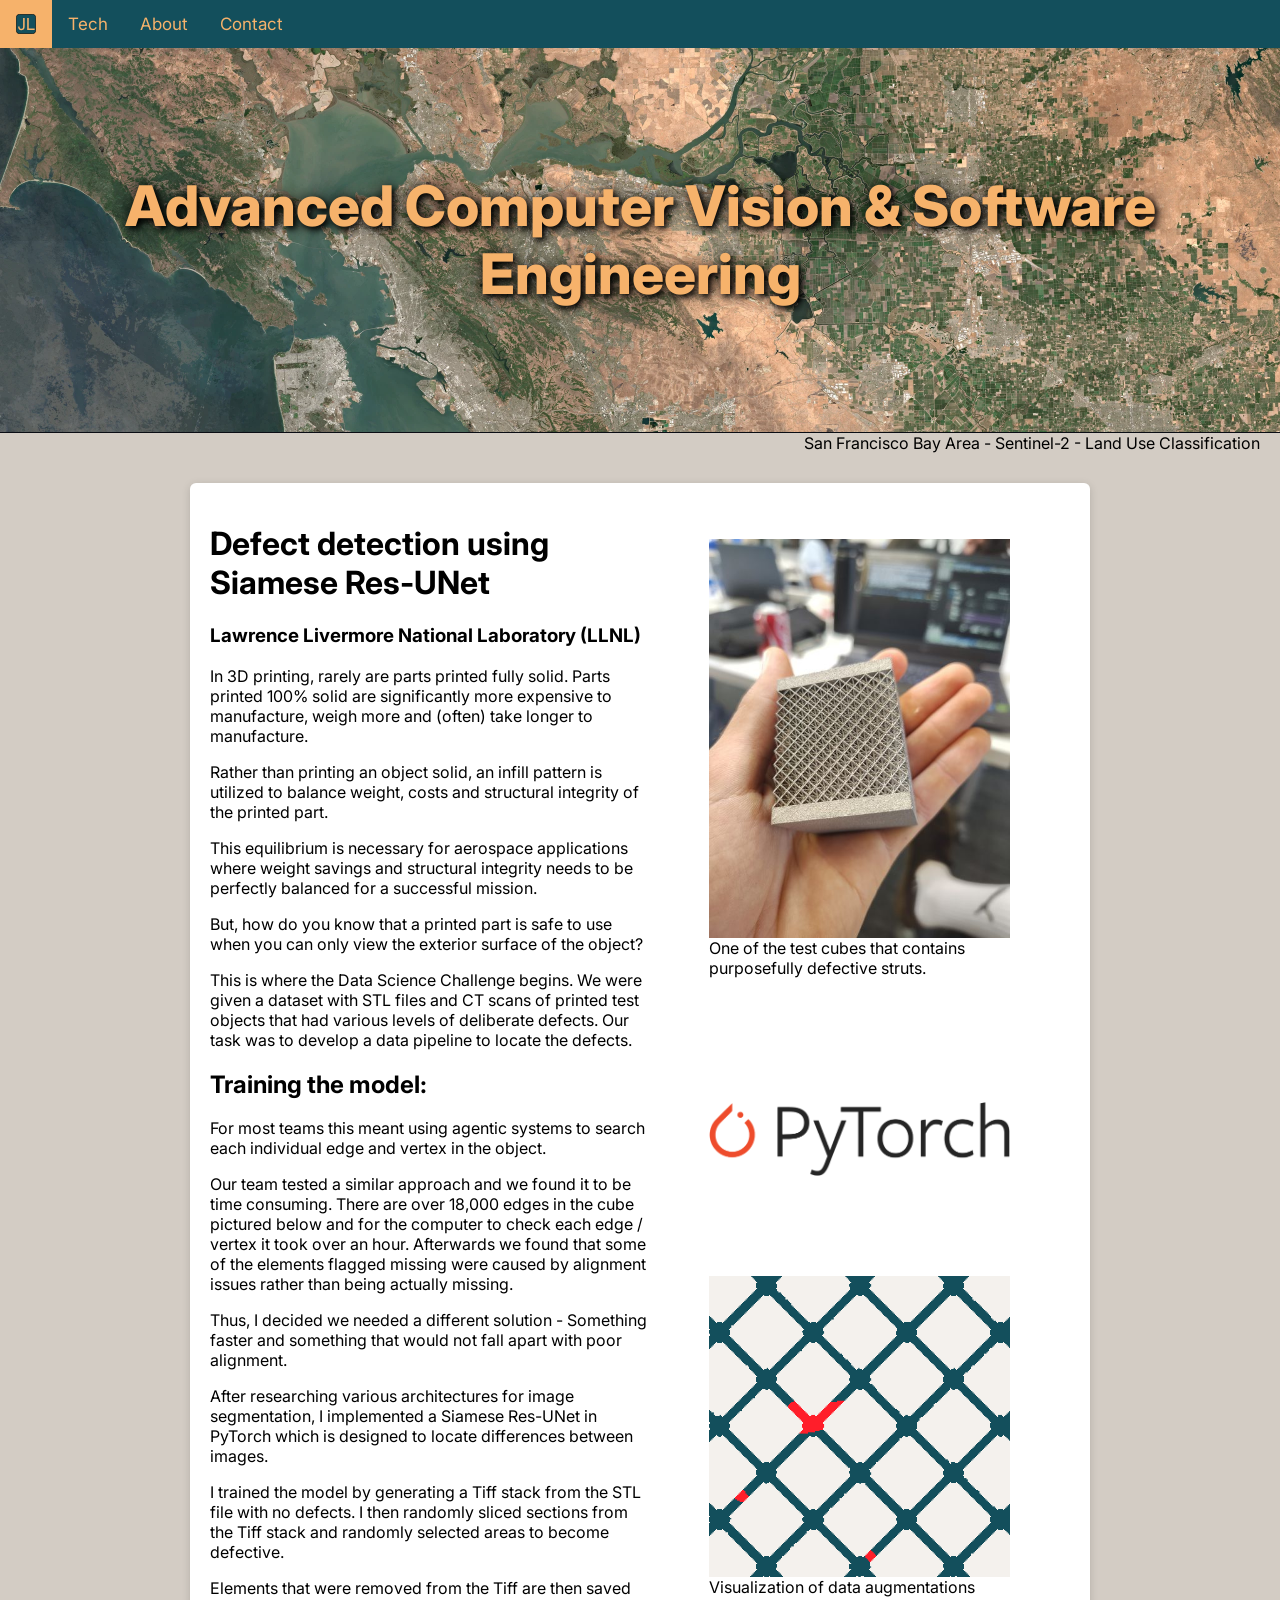
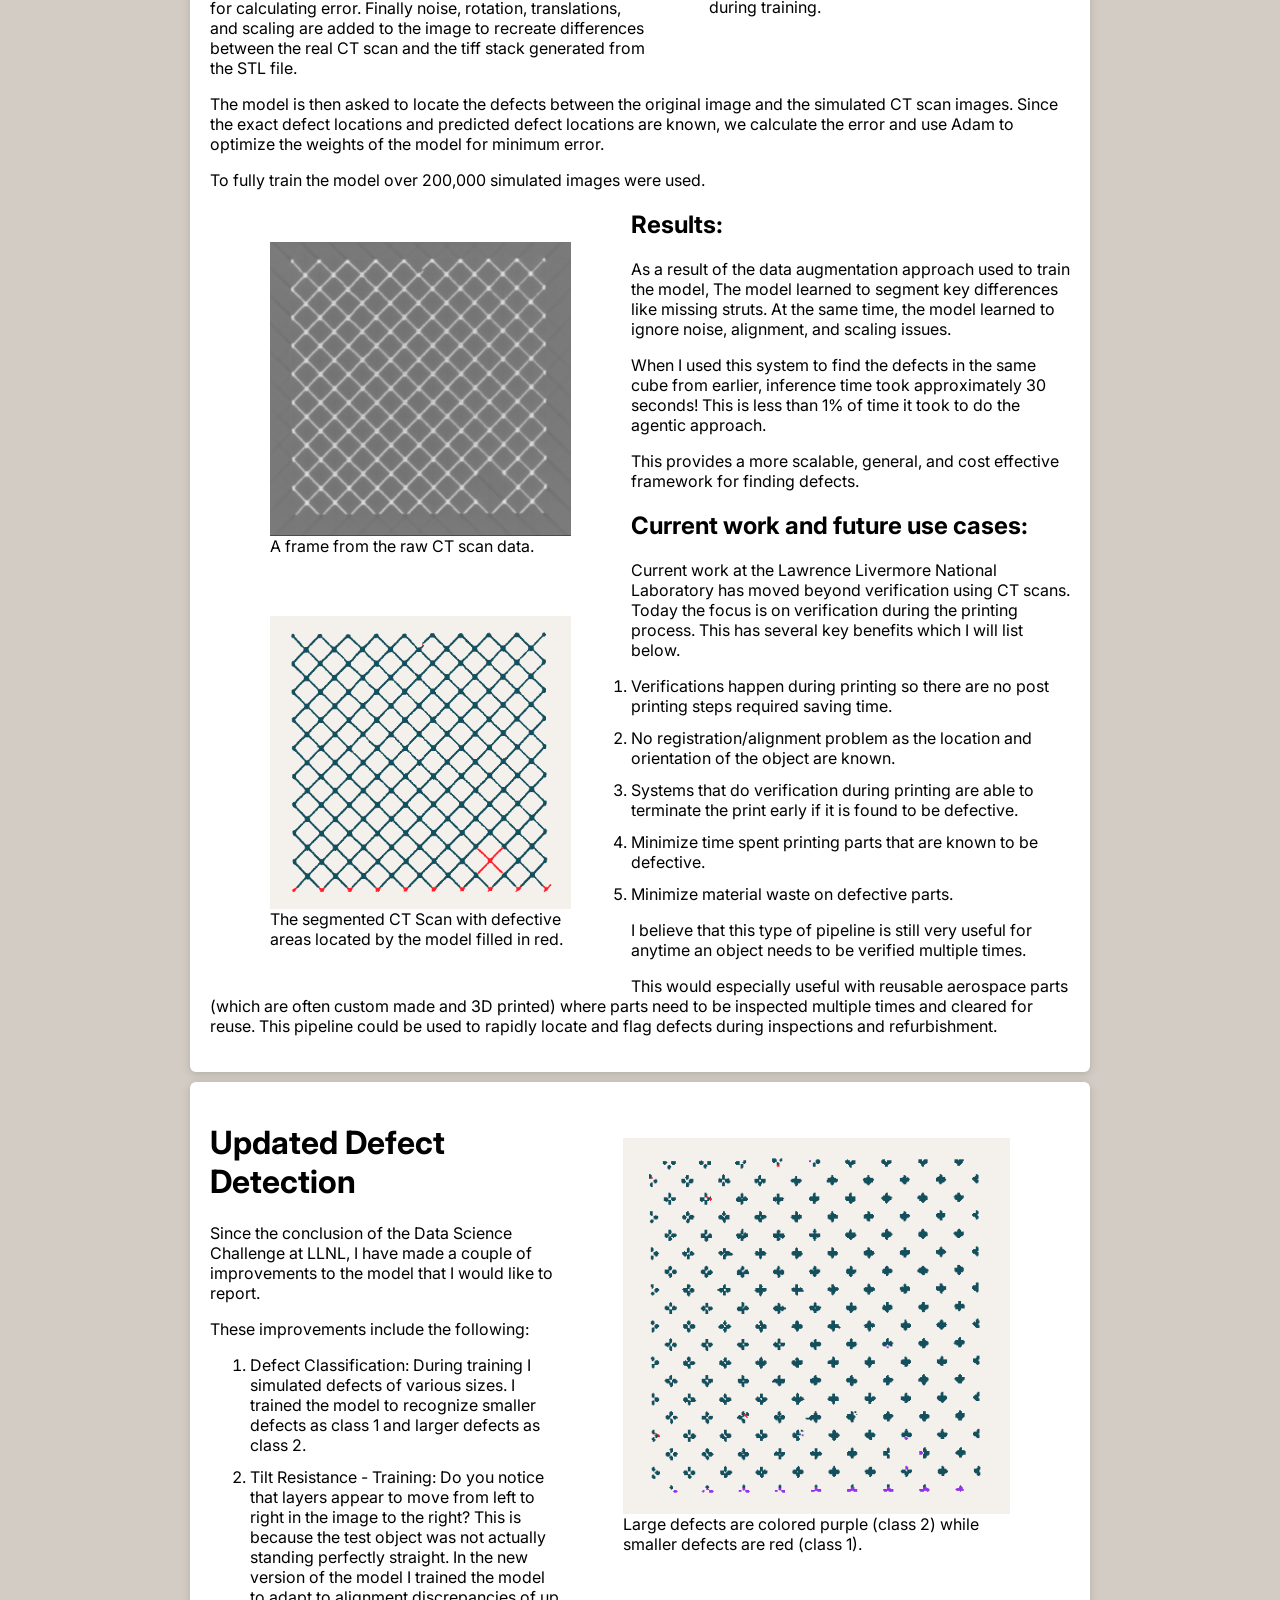
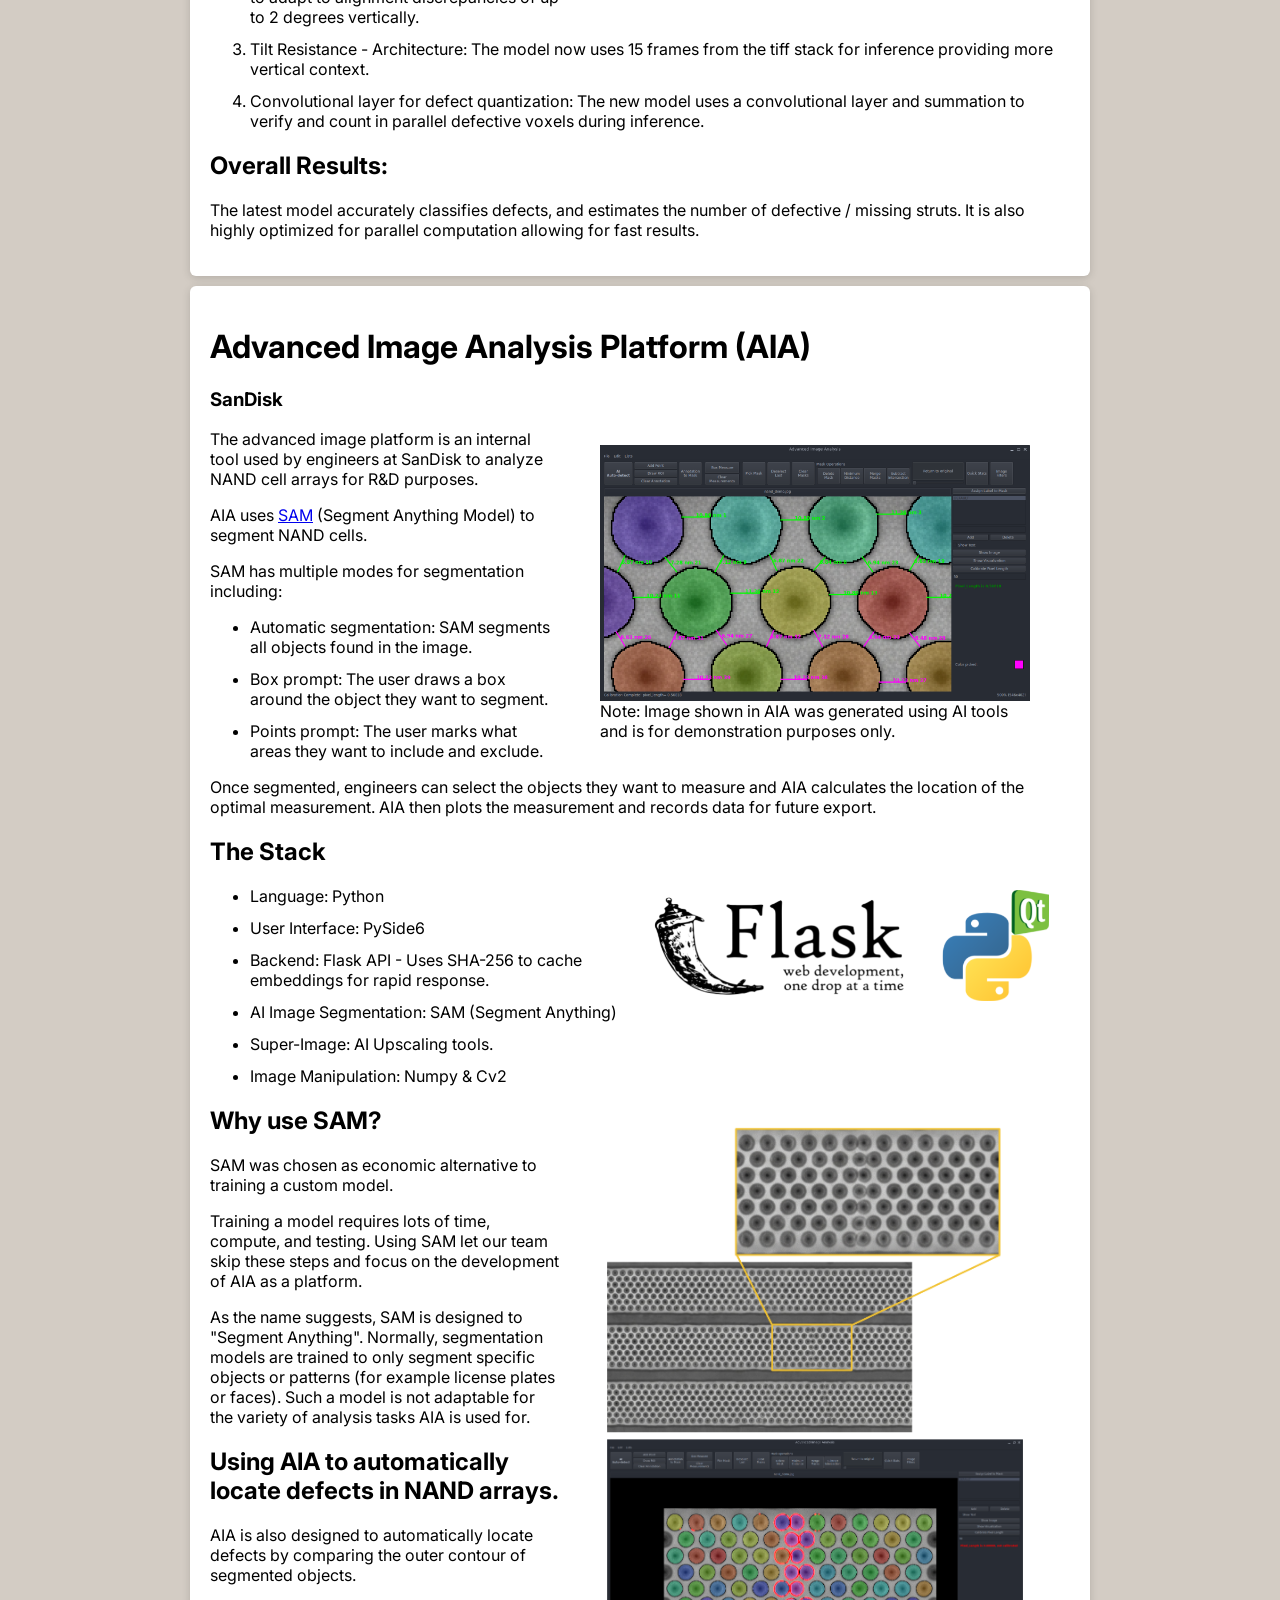
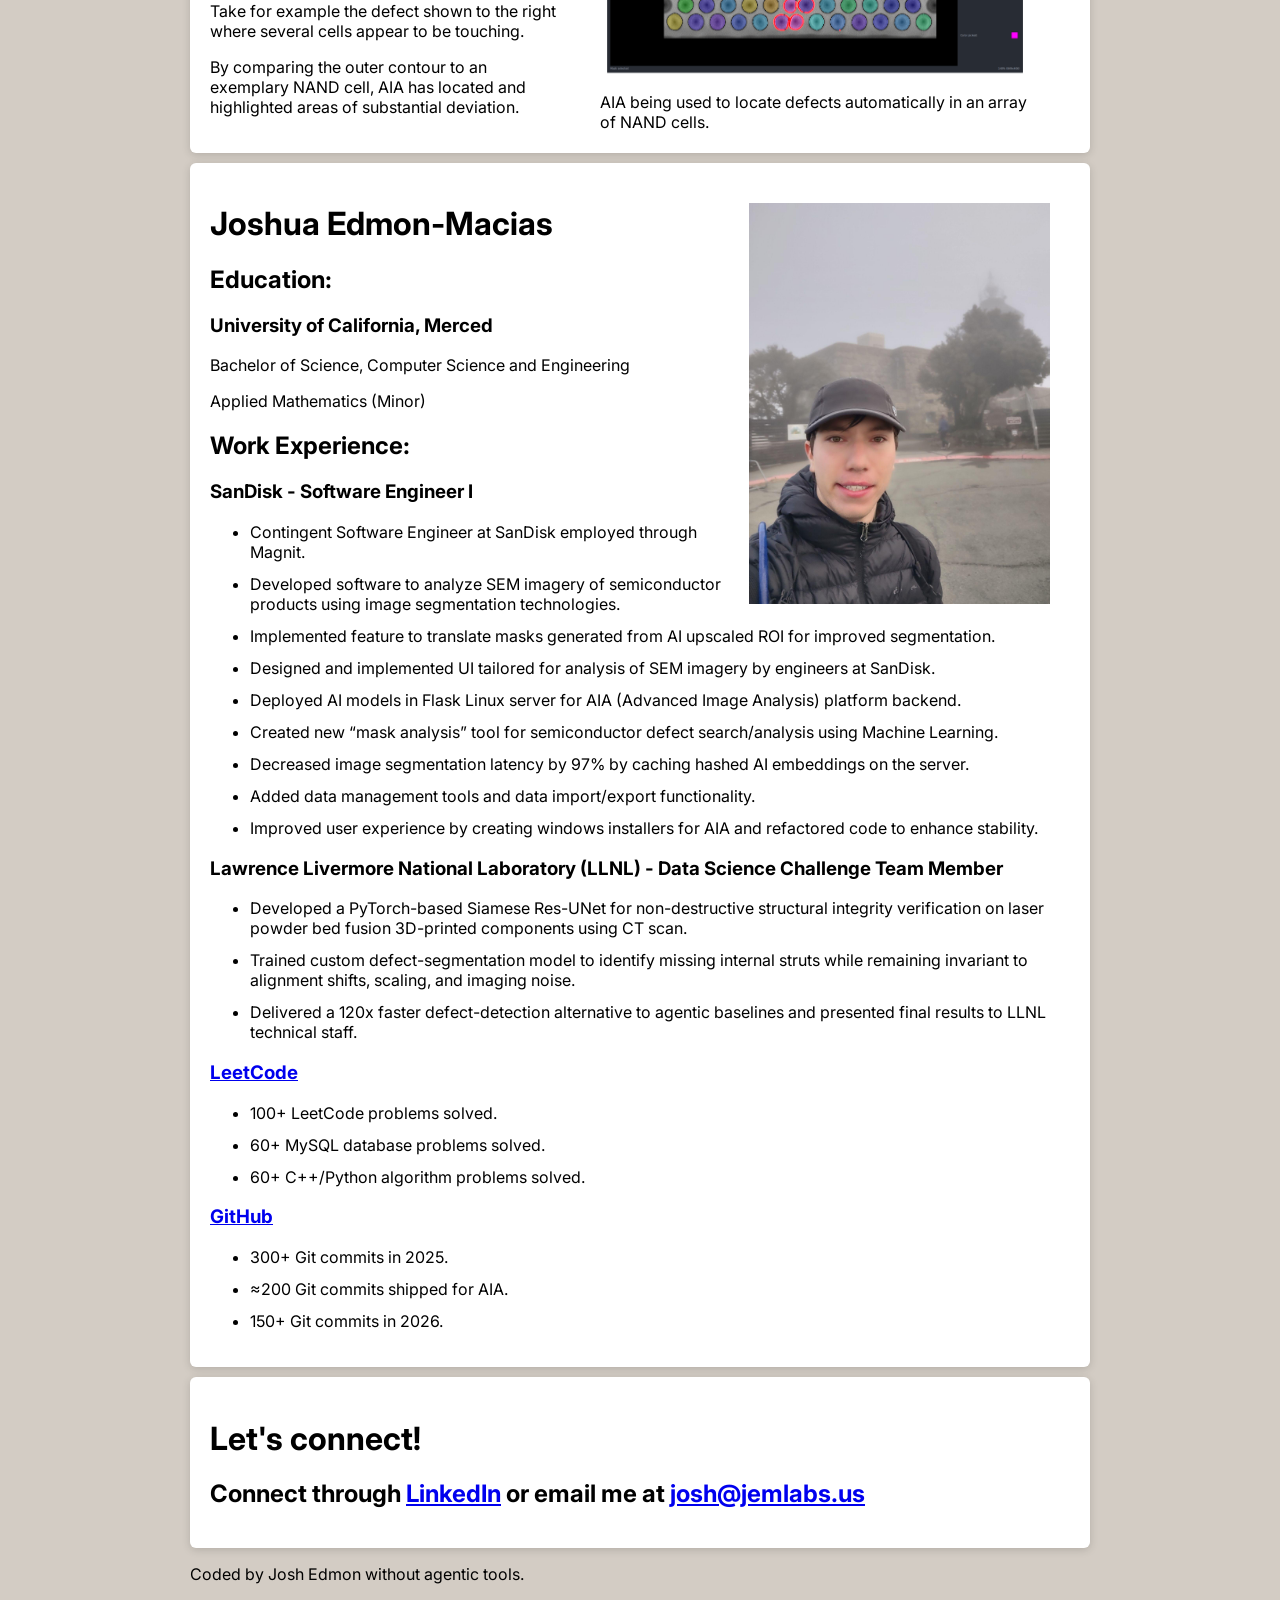
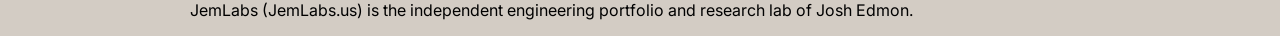
<file: index.html>
<!DOCTYPE html>
<html lang = "en">
<link rel="stylesheet" href="styles.css">
<head>
    <title>JemLabs</title>
    <meta name="description" content="Advanced data solutions created by Josh Edmon-Macias.">
    <link rel="icon" type="image/svg+xml" href="assets/logo.svg">
    <meta charset="UTF-8">
    <link rel="preconnect" href="https://fonts.googleapis.com">
    <link rel="preconnect" href="https://fonts.gstatic.com" crossorigin>
    <link href="https://fonts.googleapis.com/css2?family=Inter:wght@400;600;800&display=swap" rel="stylesheet">
</head>

<body>
    <header class = "h-scan" id="imgScan">
        <img src = "assets/hero_satellite.webp" class = "hero-a"/>
        <img src = "assets/hero_classified.webp" class = "hero-b"/>
        <h1 class="hero-title">Advanced Computer Vision & Software Engineering</h1>
    </header>
    <figcaption class = "caption-right-aligned">San Francisco Bay Area - Sentinel-2 - Land Use Classification</figcaption>


    <div class = "main-content">
        
    <div class = "topnav">
        <a href="#" class = "active">
            <img src = "assets/logo.svg" alt="JemLabs Logo" class = "nav-logo">
        </a>
        <a id = "tech-btn" href="#Demos">Tech</a>
        <a href="#about">About</a>
        <a href="#contact">Contact</a>
    </div>

    <div style = "height: 20px;"></div>
    <div class = project>
    <div class = "card">
        <figure class = "wrap-img-right">
            <img src = "assets/cube.jpg" class = "img-large">
            <figcaption>One of the test cubes that contains purposefully defective struts.</figcaption>
        </figure>
        <h1>Defect detection using Siamese Res-UNet</h1>
        <h3>Lawrence Livermore National Laboratory (LLNL)</h3>
        <p>In 3D printing, rarely are parts printed fully solid. Parts printed 100% solid are significantly more expensive to manufacture, weigh more and (often) take longer to manufacture.</p>
        <p>Rather than printing an object solid, an infill pattern is utilized to balance weight, costs and structural integrity of the printed part.</p>
        <p>This equilibrium is necessary for aerospace applications where weight savings and structural integrity needs to be perfectly balanced for a successful mission.</p>
        <p>But, how do you know that a printed part is safe to use when you can only view the exterior surface of the object?</p>
        <p>This is where the Data Science Challenge begins. We were given a dataset with STL files and CT scans of printed test objects that had various levels of deliberate defects. Our task was to develop a data pipeline to locate the defects.</p>
        <figure class = "wrap-img-right">
            <img src = "assets/Pytorch_logo.png" class = "img-large">
            <div style = "height: 100px"></div>
            <img src = "assets/patch1_training_sequence.gif" class = "img-large">
            <figcaption>Visualization of data augmentations during training.</figcaption>
        </figure>
    
        <h2>Training the model:</h2>
        <p>For most teams this meant using agentic systems to search each individual edge and vertex in the object.</p>
        <p>Our team tested a similar approach and we found it to be time consuming. There are over 18,000 edges in the cube pictured below and for the computer to check each edge / vertex it took over an hour. Afterwards we found that some of the elements flagged missing were caused by alignment issues rather than being actually missing.</p>
        <p>Thus, I decided we needed a different solution - Something faster and something that would not fall apart with poor alignment.</p>
        <p>After researching various architectures for image segmentation, I implemented a Siamese Res-UNet in PyTorch which is designed to locate differences between images.</p>
        <p>I trained the model by generating a Tiff stack from the STL file with no defects. I then randomly sliced sections from the Tiff stack and randomly selected areas to become defective.</p>
        <p>Elements that were removed from the Tiff are then saved for calculating error. Finally noise, rotation, translations, and scaling are added to the image to recreate differences between the real CT scan and the tiff stack generated from the STL file.</p>
        <p>The model is then asked to locate the defects between the original image and the simulated CT scan images. Since the exact defect locations and predicted defect locations are known, we calculate the error and use Adam to optimize the weights of the model for minimum error.</p>
        <p>To fully train the model over 200,000 simulated images were used.</p>
        <figure class = "wrap-img-left">
            <img src = "assets/cube-scan.png" class = img-large>
            <figcaption>A frame from the raw CT scan data.</figcaption>
            <div style = "height: 60px"></div>
            <img src = "assets/frame78_1indexed_idx77_light_overlay.png" class = "img-large">
            <figcaption>The segmented CT Scan with defective areas located by the model filled in red.</figcaption>
        </figure>

        <h2>Results:</h2>
        <p>As a result of the data augmentation approach used to train the model, The model learned to segment key differences like missing struts. At the same time, the model learned to ignore noise, alignment, and scaling issues.</p>
        <p>When I used this system to find the defects in the same cube from earlier, inference time took approximately 30 seconds! This is less than 1% of time it took to do the agentic approach.</p>
        <p>This provides a more scalable, general, and cost effective framework for finding defects.</p>
        <h2>Current work and future use cases:</h2>
        <p>Current work at the Lawrence Livermore National Laboratory has moved beyond verification using CT scans. Today the focus is on verification during the printing process. This has several key benefits which I will list below.</p>
        <ol>
            <li>Verifications happen during printing so there are no post printing steps required saving time.</li>
            <li>No registration/alignment problem as the location and orientation of the object are known.</li>
            <li>Systems that do verification during printing are able to terminate the print early if it is found to be defective.</li>
            <li>Minimize time spent printing parts that are known to be defective.</li>
            <li>Minimize material waste on defective parts.</li>

            
        </ol>
        <p>I believe that this type of pipeline is still very useful for anytime an object needs to be verified multiple times.</p>
        <p>This would especially useful with reusable aerospace parts (which are often custom made and 3D printed) where parts need to be inspected multiple times and cleared for reuse. This pipeline could be used to rapidly locate and flag defects during inspections and refurbishment.</p>

        
    </div>
    </div>

    <div class = project>
    <div class = "card">
        <figure class = "wrap-img-right-2">
            <img src = "assets/v2_overlay.gif" class = "img-large">
            <figcaption>Large defects are colored purple (class 2) while smaller defects are red (class 1).</figcaption>
        </figure>
        <h1>Updated Defect Detection</h1>
        <p>Since the conclusion of the Data Science Challenge at LLNL, I have made a couple of improvements to the model that I would like to report.</p>
        <p>These improvements include the following:</p>
        <ol>
            <li>Defect Classification: During training I simulated defects of various sizes. I trained the model to recognize smaller defects as class 1 and larger defects as class 2.</li>
            <li>Tilt Resistance - Training: Do you notice that layers appear to move from left to right in the image to the right? This is because the test object was not actually standing perfectly straight. In the new version of the model I trained the model to adapt to alignment discrepancies of up to 2 degrees vertically.</li>
            <li>Tilt Resistance - Architecture: The model now uses 15 frames from the tiff stack for inference providing more vertical context.</li>
            <li>Convolutional layer for defect quantization: The new model uses a convolutional layer and summation to verify and count in parallel defective voxels during inference.</li>
        </ol>
        <h2>Overall Results:</h2>
        <p>The latest model accurately classifies defects, and estimates the number of defective / missing struts. It is also highly optimized for parallel computation allowing for fast results.</p>
    </div>
    </div>
    <div class = project>
    <div id = "Demos" class = "card">
        <h1>Advanced Image Analysis Platform (AIA)</h1>
        <h3>SanDisk</h3>
        <figure class = "wrap-img-large">
            <img src = "assets/aia.png" class = "img-large">
            <figcaption>Note: Image shown in AIA was generated using AI tools and is for demonstration purposes only.</figcaption>
        </figure>
        
        <p>The advanced image platform is an internal tool used by engineers at SanDisk to analyze NAND cell arrays for R&D purposes.</p>
        <p>AIA uses <a href = "https://segment-anything.metademolab.com/">SAM</a> (Segment Anything Model) to segment NAND cells.</p>
        <p>SAM has multiple modes for segmentation including:</p>
        <ul>
            <li>Automatic segmentation: SAM segments all objects found in the image.</li>
            <li>Box prompt: The user draws a box around the object they want to segment.</li>
            <li>Points prompt: The user marks what areas they want to include and exclude.</li>
        </ul>
        <p>Once segmented, engineers can select the objects they want to measure and AIA calculates the location of the optimal measurement. AIA then plots the measurement and records data for future export.</p>

        <h2>The Stack</h2>
        <img src = "assets/tech_logos.png" class = wrap-img-large>
        <ul>
            <li>Language: Python</li>
            <li>User Interface: PySide6</li>
            <li>Backend: Flask API - Uses SHA-256 to cache embeddings for rapid response.</li>
            <li>AI Image Segmentation: SAM (Segment Anything)</li>
            <li>Super-Image: AI Upscaling tools.</li>
            <li>Image Manipulation: Numpy & Cv2</li>
        </ul>

        <figure class = "wrap-img-large">
            <img src = "assets/aia_defect_tool.png" class = "img-large">
            <figcaption>AIA being used to locate defects automatically in an array of NAND cells.</figcaption>
        </figure>

        <h2>Why use SAM?</h2>
        <p>SAM was chosen as economic alternative to training a custom model.</p>
        <p>Training a model requires lots of time, compute, and testing. Using SAM let our team skip these steps and focus on the development of AIA as a platform.</p>
        <p>As the name suggests, SAM is designed to "Segment Anything". Normally, segmentation models are trained to only segment specific objects or patterns (for example license plates or faces). Such a model is not adaptable for the variety of analysis tasks AIA is used for.</p>
        
        <h2>Using AIA to automatically locate defects in NAND arrays.</h2>
        <p>AIA is also designed to automatically locate defects by comparing the outer contour of segmented objects.</p>
        <p>Take for example the defect shown to the right where several cells appear to be touching.</p>
        <p>By comparing the outer contour to an exemplary NAND cell, AIA has located and highlighted areas of substantial deviation.</p>
    </div>
    </div>
    <div id = "about" class = "card">
        <img src = "assets/me.jpg" class = "wrap-img-right">
        <h1>Joshua Edmon-Macias</h1>
        <h2>Education:</h2>
        <h3>University of California, Merced</h3>
        <p>Bachelor of Science, Computer Science and Engineering</p>
        <p>Applied Mathematics (Minor)</p>
        <h2>Work Experience:</h2>
        <h3>SanDisk - Software Engineer I</h3>
        <ul>
            <li>Contingent Software Engineer at SanDisk employed through Magnit.</li>
            <li>Developed software to analyze SEM imagery of semiconductor products using image segmentation technologies.</li>
            <li>Implemented feature to translate masks generated from AI upscaled ROI for improved segmentation.</li>
            <li>Designed and implemented UI tailored for analysis of SEM imagery by engineers at SanDisk.</li>
            <li>Deployed AI models in Flask Linux server for AIA (Advanced Image Analysis) platform backend.</li>
            <li>Created new “mask analysis” tool for semiconductor defect search/analysis using Machine Learning.</li>
            <li>Decreased image segmentation latency by 97% by caching hashed AI embeddings on the server.</li>
            <li>Added data management tools and data import/export functionality.</li>
            <li>Improved user experience by creating windows installers for AIA and refactored code to enhance stability.</li>
        </ul>
        <h3>Lawrence Livermore National Laboratory (LLNL) - Data Science Challenge Team Member</h3>
        <ul>
            <li>Developed a PyTorch-based Siamese Res-UNet for non-destructive structural integrity verification on laser powder bed fusion 3D-printed components using CT scan.</li>
            <li>Trained custom defect-segmentation model to identify missing internal struts while remaining invariant to alignment shifts, scaling, and imaging noise.</li>
            <li>Delivered a 120x faster defect-detection alternative to agentic baselines and presented final results to LLNL technical staff.</li>
        </ul>
        <h3><a href = "https://leetcode.com/u/JEDDMON/">LeetCode</a></h3>
        <ul>
            <li>100+ LeetCode problems solved.</li>
            <li>60+ MySQL database problems solved.</li>
            <li>60+ C++/Python algorithm problems solved.</li>
        </ul>
        <h3><a href = "https://github.com/JEDDMON">GitHub</a></h3>
        <ul>
            <li>300+ Git commits in 2025.</li>
            <li>≈200 Git commits shipped for AIA.</li>
            <li>150+ Git commits in 2026.</li>
        </ul>
        
    </div>
    <div id = "contact" class = "card">
        <h1>Let's connect!</h1>
        <h2>Connect through <a href = "https://www.linkedin.com/in/josh-edmon">LinkedIn</a> or email me at <a href="mailto:josh@jemlabs.us">josh@jemlabs.us</a></h2>
        
    </div>



    <div class = "footer">
        <p>Coded by Josh Edmon without agentic tools.</p>
        <p>JemLabs (JemLabs.us) is the independent engineering portfolio and research lab of Josh Edmon.</p>
    </div>
    </div>
</body>


<script>
    const heroB = document.querySelector('.hero-b');

    setInterval(() => {
        heroB.classList.toggle('reveal');
    }, 20000);

    document.addEventListener("DOMContentLoaded", () => {
        const techBtn = document.getElementById("tech-btn");
        const projects = document.querySelectorAll(".project")
        let currentIndex = 0;

        if (techBtn && projects.length > 0) {
            techBtn.addEventListener("click", (e) => {
                e.preventDefault();
                projects[currentIndex].scrollIntoView({behavior: "smooth"});
                currentIndex = (currentIndex + 1) % projects.length;
            });
        }
    });
</script>
</file>
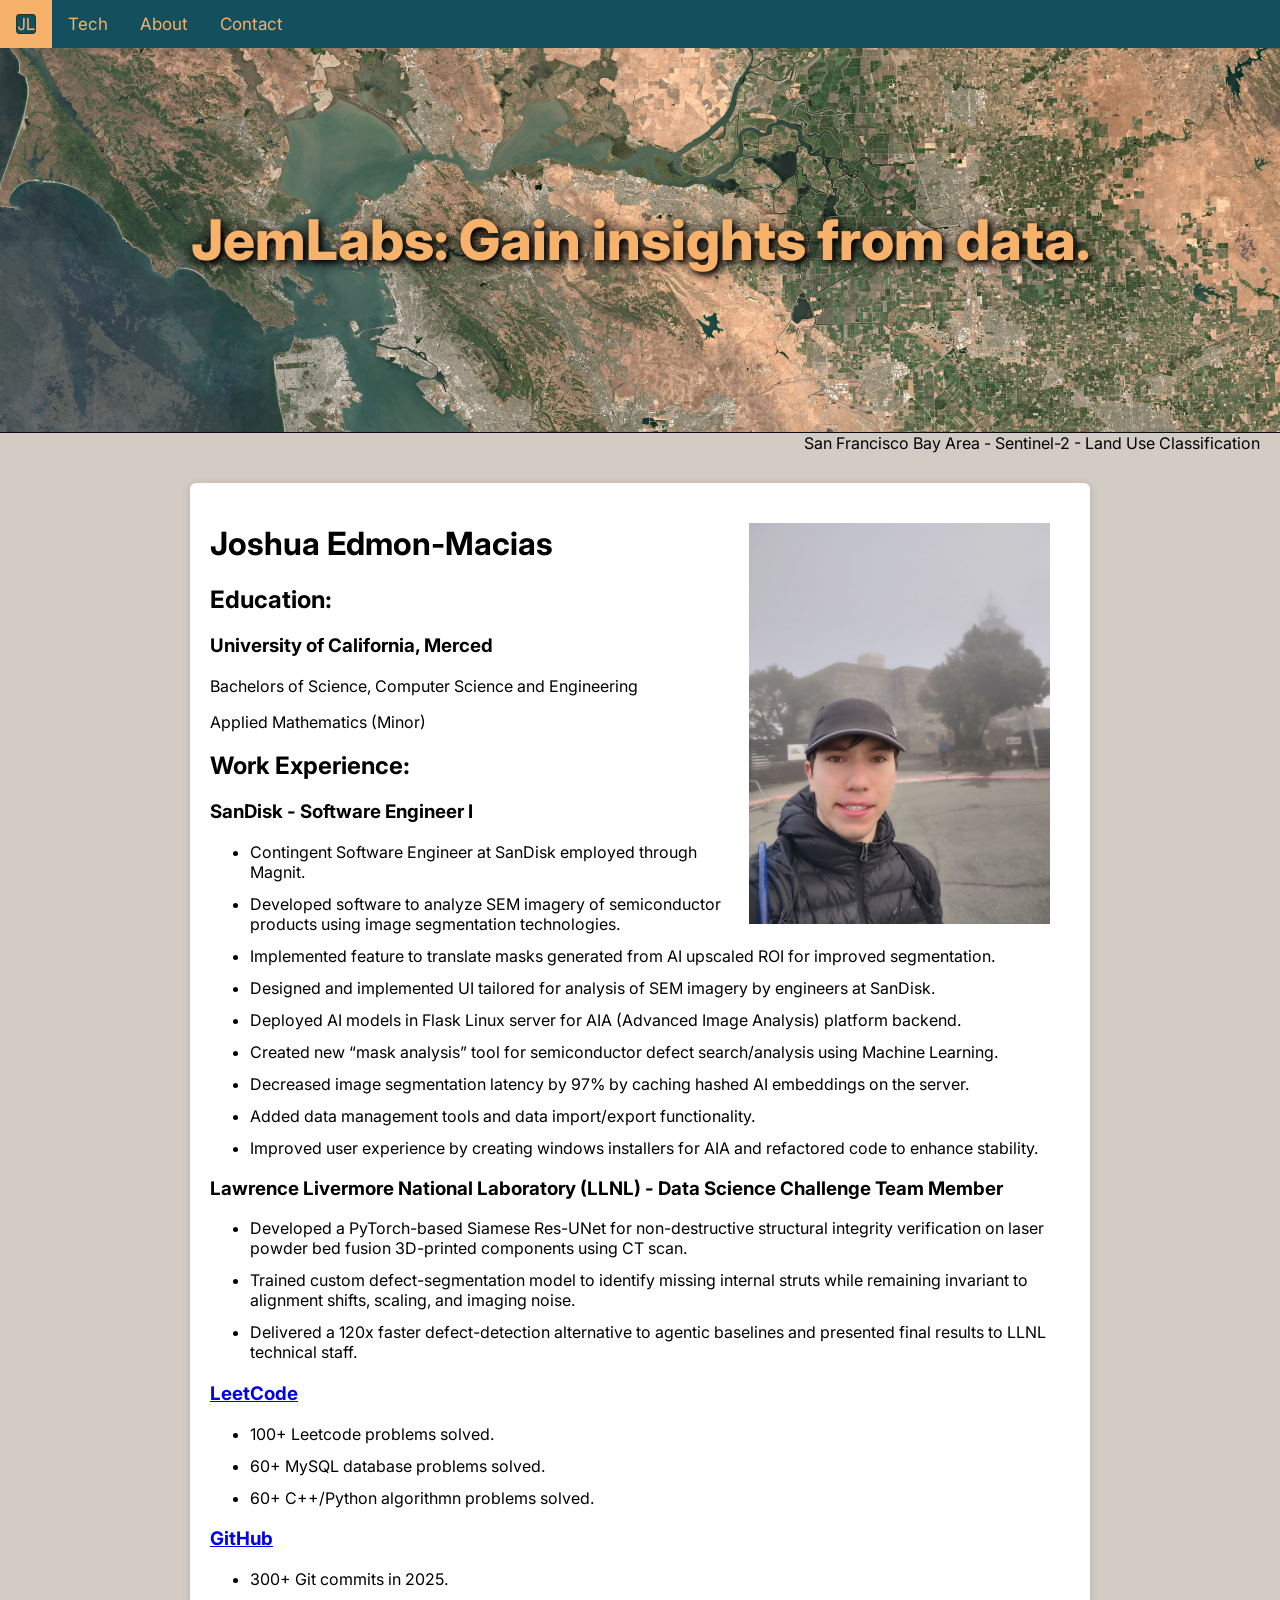
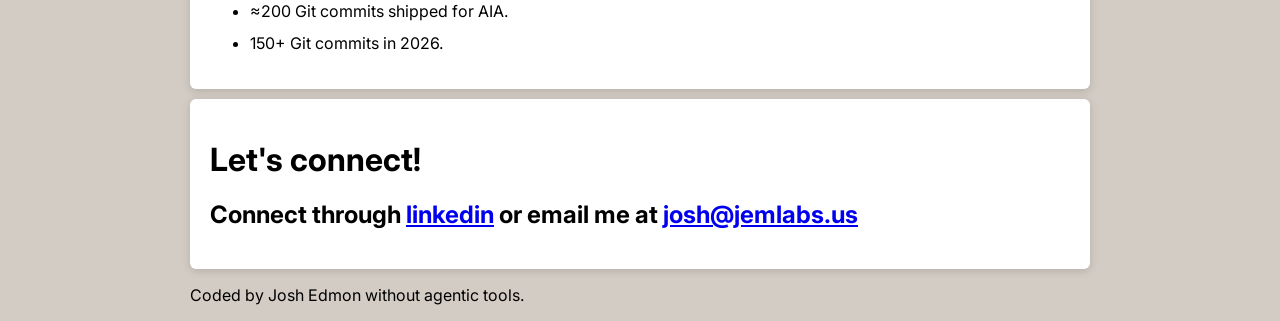
<file: website.html>
<!DOCTYPE html>
<html lang = "en">
<link rel="stylesheet" href="styles.css">
<head>
    <title>JemLabs</title>
    <link rel="icon" type="image/svg+xml" href="assets/logo.svg">
    <meta charset="UTF-8">
    <link rel="preconnect" href="https://fonts.googleapis.com">
    <link rel="preconnect" href="https://fonts.gstatic.com" crossorigin>
    <link href="https://fonts.googleapis.com/css2?family=Inter:wght@400;600;800&display=swap" rel="stylesheet">
</head>

<body>
    <header class = "h-scan" id="imgScan">
        <img src = "assets/hero_satellite.webp" class = "hero-a"/>
        <img src = "assets/hero_classified.webp" class = "hero-b"/>
        <h1 class="hero-title">JemLabs: Gain insights from data.</h1>
    </header>
    <figcaption class = "caption-right-aligned">San Francisco Bay Area - Sentinel-2 - Land Use Classification</figcaption>


    <div class = "main-content">
        
    <div class = "topnav">
        <a href="#" class = "active">
            <img src = "assets/logo.svg" alt="JemLabs Logo" class = "nav-logo">
        </a>
        <a href="#Demos">Tech</a>
        <a href="#about">About</a>
        <a href="#contact">Contact</a>
    </div>

    <div style = "height: 20px;"></div>
    
    <div id = "about" class = "card">
        <img src = "assets/me.jpg" class = "wrap-img-right">
        <h1>Joshua Edmon-Macias</h1>
        <h2>Education:</h2>
        <h3>University of California, Merced</h3>
        <p>Bachelors of Science, Computer Science and Engineering</p>
        <p>Applied Mathematics (Minor)</p>
        <h2>Work Experience:</h2>
        <h3>SanDisk - Software Engineer I</h3>
        <ul>
            <li>Contingent Software Engineer at SanDisk employed through Magnit.</li>
            <li>Developed software to analyze SEM imagery of semiconductor products using image segmentation technologies.</li>
            <li>Implemented feature to translate masks generated from AI upscaled ROI for improved segmentation.</li>
            <li>Designed and implemented UI tailored for analysis of SEM imagery by engineers at SanDisk.</li>
            <li>Deployed AI models in Flask Linux server for AIA (Advanced Image Analysis) platform backend.</li>
            <li>Created new “mask analysis” tool for semiconductor defect search/analysis using Machine Learning.</li>
            <li>Decreased image segmentation latency by 97% by caching hashed AI embeddings on the server.</li>
            <li>Added data management tools and data import/export functionality.</li>
            <li>Improved user experience by creating windows installers for AIA and refactored code to enhance stability.</li>
        </ul>
        <h3>Lawrence Livermore National Laboratory (LLNL) - Data Science Challenge Team Member</h3>
        <ul>
            <li>Developed a PyTorch-based Siamese Res-UNet for non-destructive structural integrity verification on laser powder bed fusion 3D-printed components using CT scan.</li>
            <li>Trained custom defect-segmentation model to identify missing internal struts while remaining invariant to alignment shifts, scaling, and imaging noise.</li>
            <li>Delivered a 120x faster defect-detection alternative to agentic baselines and presented final results to LLNL technical staff.</li>
        </ul>
        <h2></h2>
        <h3><a href = "https://leetcode.com/u/JEDDMON/">LeetCode</a></h3>
        <ul>
            <li>100+ Leetcode problems solved.</li>
            <li>60+ MySQL database problems solved.</li>
            <li>60+ C++/Python algorithmn problems solved.</li>
        </ul>
        <h3><a href = "https://github.com/JEDDMON">GitHub</a></h3>
        <ul>
            <li>300+ Git commits in 2025.</li>
            <li>≈200 Git commits shipped for AIA.</li>
            <li>150+ Git commits in 2026.</li>
        </ul>
        
    </div>
    <div id = "contact" class = "card">
        <h1>Let's connect!</h1>
        <h2>Connect through <a href = "https://www.linkedin.com/in/josh-edmon">linkedin</a> or email me at <a href="mailto:josh@jemlabs.us">josh@jemlabs.us</a></h2>
        
    </div>



    <div class = "footer">
        <p>Coded by Josh Edmon without agentic tools.</p>
    </div>
    </div>
</body>


<script>
    const heroB = document.querySelector('.hero-b');

    setInterval(() => {
        heroB.classList.toggle('reveal');
    }, 20000);
</script>
</file>
<file: styles.css>
html {
  scroll-behavior: smooth;
}

footer {
    background-color: #7e1111;
    text-align: center;
}

.topnav {
  background-color: #134f5c;
  overflow: hidden;
  position: fixed;
  top: 0;
  left: 0;
  width: 100%;
  z-index: 100;
}

body {
  font-family: 'Inter', sans-serif;
  margin: 0;
  background-color: #d3ccc4;
}

.main-content {
    padding-left: 20px;
    padding-right: 20px;
    max-width: 900px;
    margin: 0 auto; 
    min-height: 100vh;
}

.topnav a {
  float: left;
  color: #f6b26b;
  text-align: center;
  padding: 14px 16px;
  text-decoration: none;
  font-size: 17px;
}

/* Change the color of links on hover */
.topnav a:hover {
  background-color: #ddd;
  color: black;
}

/* Add a color to the active/current link */
.topnav a.active {
  background-color: #f6b26b;
  color: #134f5c;
}

.nav-logo {
  height: 20px;
  width: auto;
  display: block;
}

h1, h2 {
    scroll-margin-top: 30px;
}

.card {
    background-color: white;
    padding: 20px;
    margin-top: 10px;
    border-radius: 6px;
    box-shadow: 0 2px 8px rgba(0, 0, 0, 0.15);
    scroll-margin-top: 60px;
}

.h-scan {
  position: relative;
  width: 100%;
  aspect-ratio: 100 / 30;
  min-height: 280px;
  max-height: 540px;
  overflow: hidden;
  background-color: #0b0f17;
  user-select: none;
  border-bottom: 1px solid rgba(0, 0, 0, 0.12);
  margin-top: 48px;
}

.hero-a, .hero-b {
  position: absolute;
  inset: 0;
  width: 100%;
  height: 100%;
  object-fit: cover;
  object-position: center;
}

.hero-b {
  clip-path: inset(0 100% 0 0);
  transition: clip-path 5s ease-in-out;
  image-rendering: pixelated;
  will-change: clip-path;
}

.hero-b.reveal {
  clip-path: inset(0 0 0 0);
}

.hero-title {
  object-position: center;
  position: absolute;
  top: 50%;
  left: 50%;
  transform: translate(-50%, -50%);
  width: 90vw;
  max-width: 1500px;
  color: #f6b26b;
  z-index: 10;
  margin: 0;
  text-align: center;
  text-shadow:
    3px 3px 6px rgba(0, 0, 0, 1), 
    0px 0px 16px rgba(0, 0, 0, 0.9);
  font-size: 3.5rem;
  font-weight: 800;
}

.hero-sub-txt {
  object-position: bottom left;
  position: absolute;
  top: 90%;
  left: 60%;
  transform: translate(-50%, -50%);
  color: #f6b26b;
  z-index: 10;
  margin: 0;
  text-align: left;
  text-shadow:
    3px 3px 6px rgba(0, 0, 0, 1), 
    0px 0px 16px rgba(0, 0, 0, 0.9);
  font-size: 1rem;
  font-weight: 400;
}

.caption-right-aligned {
  padding-right: 20px;
  text-align: right;
}

.wrap-img-right {
  float: right;
  padding: 20px;
  max-width: 35%;
  height: auto;
}

.wrap-img-right-2 {
  float: right;
  padding: 20px;
  max-width: 45%;
  height: auto;
}

.wrap-img-left {
  float: left;
  padding: 20px;
  max-width: 35%;
  height: auto;
}


.wrap-img-large {
  float: right;
  max-width: 50%;
  height: auto;
}

.img-large {
  display: block;
  width: 100%;
  height: auto;
}

.project {
    scroll-margin-top: 55px; 
}

li {
    margin-bottom: 12px;
}
</file>
